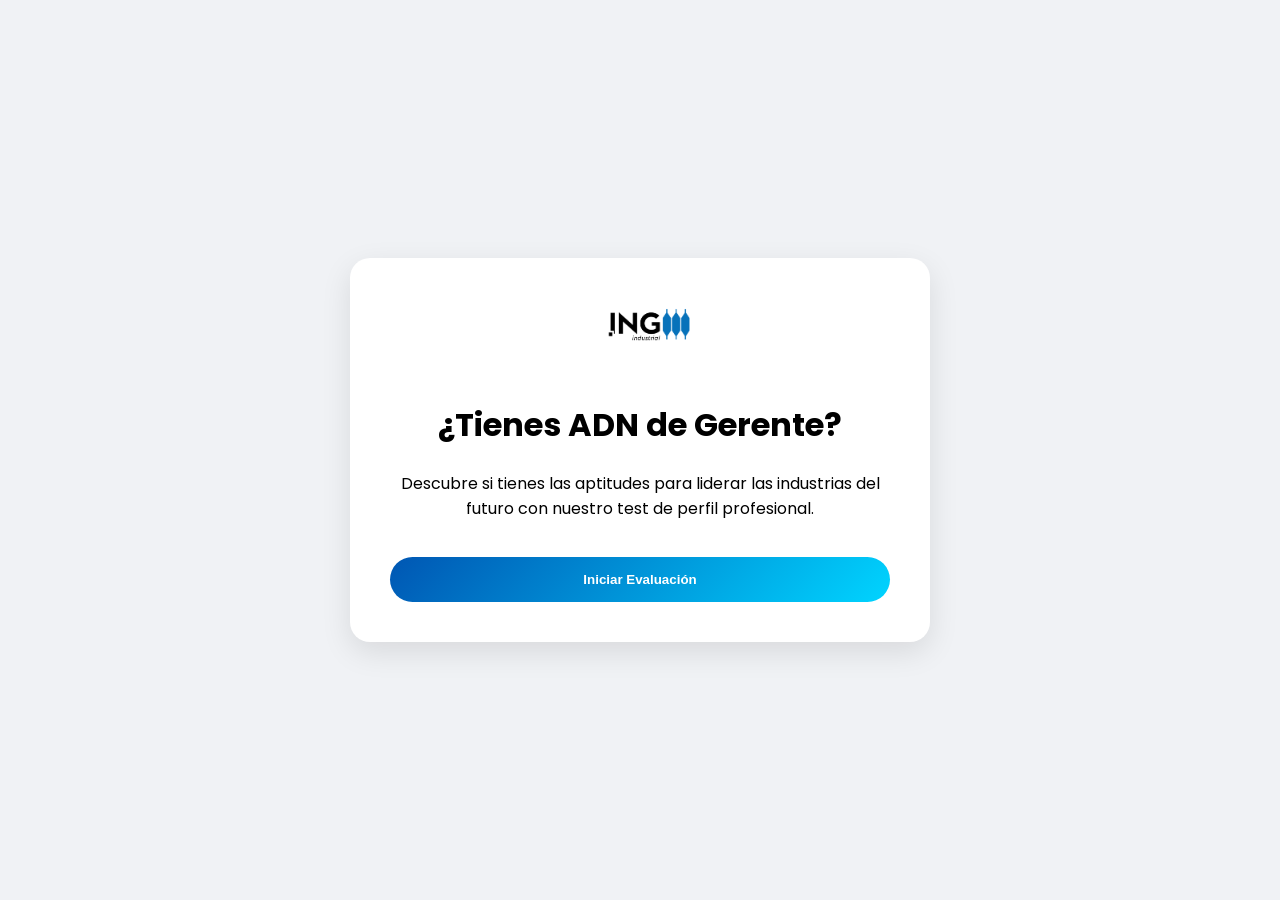
<file: index.html>
<!DOCTYPE html>
<html lang="es">
<head>
    <meta charset="UTF-8">
    <meta name="viewport" content="width=device-width, initial-scale=1.0">
    <title>Test Vocacional: Ingeniería Industrial | UCAB</title>
    <link rel="stylesheet" href="style.css">
    <link href="https://fonts.googleapis.com/css2?family=Poppins:wght@300;400;600&display=swap" rel="stylesheet">
</head>
<body>
    <div class="glass-card">
        <div class="logo-container">
            <img src="LOGO_ING_IND.png" alt="Logo Ingeniería Industrial" class="logo">
        </div>

        <div id="home-screen">
            <h1>¿Tienes ADN de Gerente?</h1>
            <p>Descubre si tienes las aptitudes para liderar las industrias del futuro con nuestro test de perfil profesional.</p>
            <button class="btn-main" onclick="startQuiz()">Iniciar Evaluación</button>
        </div>

        <div id="quiz-screen" class="hidden">
            <div class="progress-bar"><div id="progress" style="width: 0%;"></div></div>
            <p id="question-number">Pregunta 1 de 10</p>
            <h2 id="question-text">Cargando...</h2>
            <div class="options-grid">
                <button class="btn-opt" onclick="handleAnswer(4)">Casi Siempre</button>
                <button class="btn-opt" onclick="handleAnswer(3)">Frecuentemente</button>
                <button class="btn-opt" onclick="handleAnswer(2)">A veces</button>
                <button class="btn-opt" onclick="handleAnswer(1)">Pocas veces</button>
            </div>
        </div>

        <div id="form-screen" class="hidden">
            <h2>¡Excelente desempeño!</h2>
            <p>Estamos procesando tu perfil. Déjanos tus datos para ver qué tipo de Ingeniero Industrial podrías ser.</p>
            <form id="lead-form">
                <div class="input-group">
                    <input type="text" id="nombre" placeholder="Nombre y Apellido del Estudiante" required>
                    <input type="email" id="email" placeholder="Correo Electrónico" required>
                    <input type="text" id="representante" placeholder="Nombre del Representante" required>
                    <input type="tel" id="tel_est" placeholder="WhatsApp Estudiante (ej. 04241234567)" required>
                    <input type="tel" id="tel_pad" placeholder="WhatsApp Padres" required>
                </div>
                <button type="submit" class="btn-main">Ver Mi Resultado</button>
            </form>
        </div>

        <div id="result-screen" class="hidden">
            <div class="badge" style="background: #00d4ff; color: white; padding: 5px 15px; border-radius: 20px; display: inline-block; font-size: 12px; margin-bottom: 10px; font-weight: 600;">Perfil Analizado</div>
            <h2 id="result-title"></h2>
            <p id="result-desc"></p>
            
            <div class="stats-container" style="margin: 20px 0; text-align: left;">
                <div class="stat">
                    <span style="font-size: 13px; font-weight: 600;">Liderazgo y Gestión</span>
                    <div class="bar" style="background: #eee; height: 10px; border-radius: 5px; margin-top: 5px;">
                        <div id="bar-liderazgo" style="background: #0056b3; height: 100%; border-radius: 5px; transition: 1s; width: 0%;"></div>
                    </div>
                </div>
                <div class="stat" style="margin-top: 15px;">
                    <span style="font-size: 13px; font-weight: 600;">Pensamiento Analítico</span>
                    <div class="bar" style="background: #eee; height: 10px; border-radius: 5px; margin-top: 5px;">
                        <div id="bar-analisis" style="background: #0056b3; height: 100%; border-radius: 5px; transition: 1s; width: 0%;"></div>
                    </div>
                </div>
            </div>

            <button class="btn-main" style="background: #25D366; border: none; font-weight: 700;" onclick="contactarWhatsApp()">
                Hablar con un Asesor por WhatsApp
            </button>

            <p style="margin-top: 25px; font-size: 13px; color: #666;">
                ¿Tienes dudas técnicas? Escríbenos: <br>
                <a href="mailto:josmarqu@ucab.edu.ve" style="color: #0056b3; font-weight: 600; text-decoration: none;">
                    josmarqu@ucab.edu.ve
                </a>
            </p>
        </div>
    </div>
    <script src="script.js"></script>
</body>
</html>
</file>
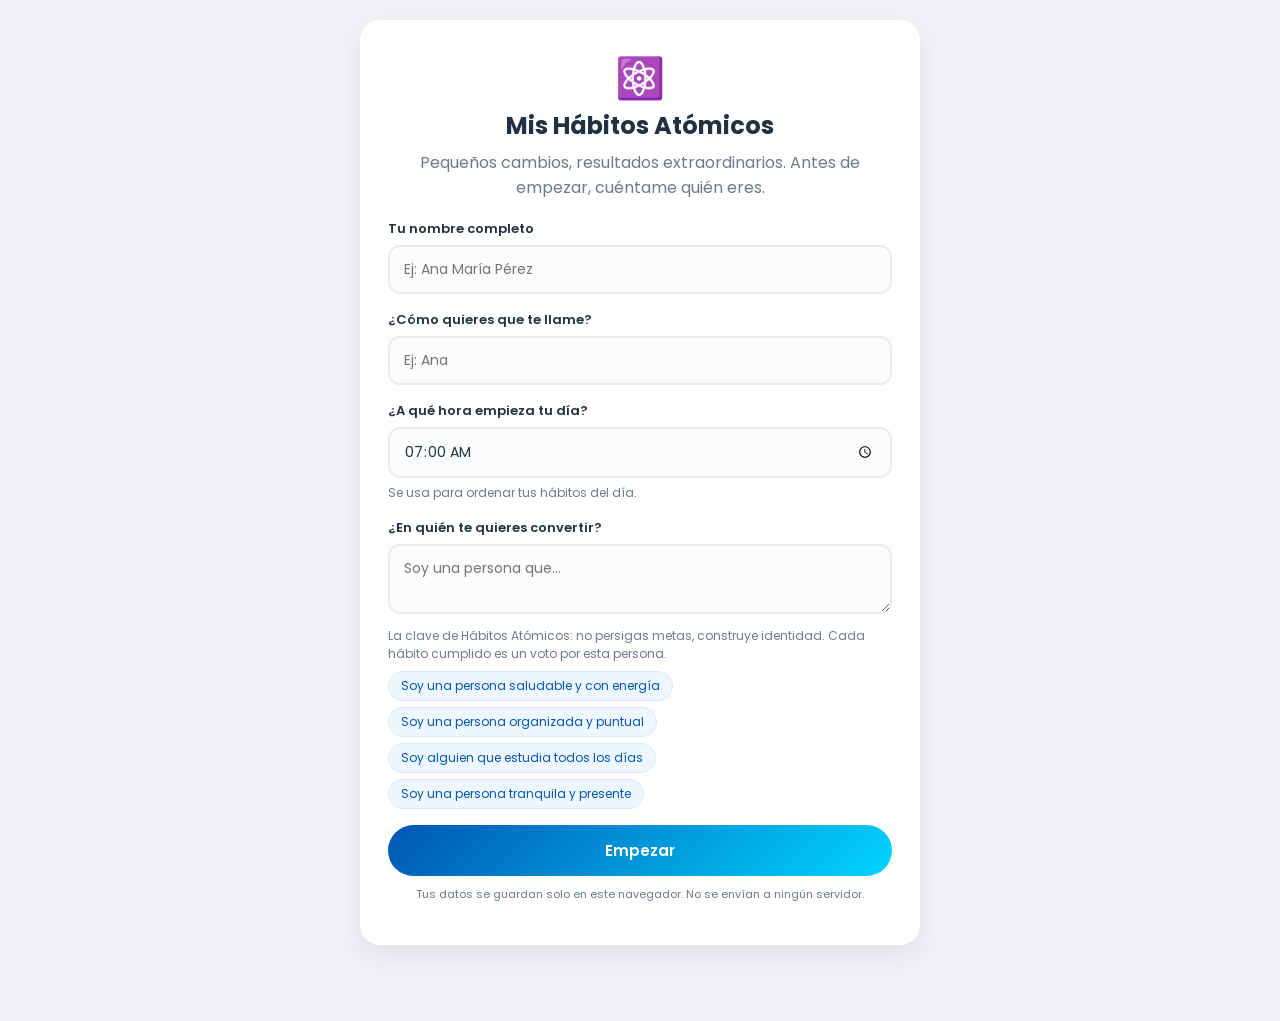
<file: habitos.html>
<!DOCTYPE html>
<html lang="es">
<head>
<meta charset="UTF-8">
<meta name="viewport" content="width=device-width, initial-scale=1.0">
<title>Mis Hábitos Atómicos</title>
<link href="https://fonts.googleapis.com/css2?family=Poppins:wght@300;400;600;700&display=swap" rel="stylesheet">
<style>
:root {
    --primary: #0056b3;
    --accent: #00d4ff;
    --bg: #f0f2f5;
    --success: #25D366;
    --warn: #ff9f43;
    --danger: #e74c3c;
    --texto: #22313f;
    --suave: #6b7a8c;
    --linea: #e9ecef;
}

* { box-sizing: border-box; }

body {
    font-family: 'Poppins', -apple-system, Segoe UI, sans-serif;
    background: var(--bg);
    color: var(--texto);
    margin: 0;
    padding: 20px 12px 60px;
    display: flex;
    justify-content: center;
}

.app-shell { width: 100%; max-width: 560px; }

.card {
    background: white;
    padding: 28px;
    border-radius: 20px;
    box-shadow: 0 10px 30px rgba(0,0,0,0.08);
    margin-bottom: 16px;
}

.hidden { display: none !important; }

h1 { font-size: 24px; margin: 0 0 8px; }
h2 { font-size: 19px; margin: 0 0 6px; }
h3 { font-size: 15px; margin: 0 0 10px; }
p { line-height: 1.55; color: var(--suave); margin: 0 0 14px; }
.mini { font-size: 12px; color: var(--suave); }

/* ---------- Botones ---------- */
.btn-main {
    background: linear-gradient(135deg, var(--primary), var(--accent));
    color: white;
    border: none;
    padding: 14px 26px;
    border-radius: 50px;
    font-family: inherit;
    font-weight: 600;
    font-size: 15px;
    cursor: pointer;
    transition: 0.25s;
    width: 100%;
}
.btn-main:hover { transform: translateY(-2px); box-shadow: 0 5px 15px rgba(0,86,179,0.3); }

.btn-sec {
    background: #f8f9fa;
    border: 2px solid var(--linea);
    color: var(--texto);
    padding: 10px 18px;
    border-radius: 50px;
    font-family: inherit;
    font-weight: 600;
    font-size: 13px;
    cursor: pointer;
    transition: 0.2s;
}
.btn-sec:hover { border-color: var(--accent); color: var(--primary); }
.btn-sec.peligro:hover { border-color: var(--danger); color: var(--danger); }

/* ---------- Formularios ---------- */
label { display: block; font-size: 13px; font-weight: 600; margin: 0 0 6px; }
input[type=text], input[type=time], input[type=date], textarea, select {
    width: 100%;
    padding: 12px 14px;
    border: 2px solid var(--linea);
    border-radius: 12px;
    font-family: inherit;
    font-size: 14px;
    color: var(--texto);
    background: #fbfcfd;
    transition: 0.2s;
}
input:focus, textarea:focus, select:focus { outline: none; border-color: var(--accent); background: white; }
textarea { resize: vertical; min-height: 70px; }
.campo { margin-bottom: 16px; }
.fila { display: flex; gap: 10px; }
.fila > * { flex: 1; }

/* ---------- Onboarding ---------- */
.marca { text-align: center; margin-bottom: 18px; }
.marca .icono { font-size: 40px; }
.sugerencias { display: flex; flex-wrap: wrap; gap: 6px; margin-top: 8px; }
.chip-sug {
    background: #eef6ff;
    color: var(--primary);
    border: 1px solid #d6e9ff;
    border-radius: 20px;
    padding: 5px 12px;
    font-size: 12px;
    cursor: pointer;
    font-family: inherit;
}
.chip-sug:hover { background: var(--primary); color: white; }

/* ---------- Barra superior y pestañas ---------- */
.topbar {
    background: linear-gradient(135deg, var(--primary), var(--accent));
    color: white;
    border-radius: 20px;
    padding: 22px 24px;
    margin-bottom: 14px;
    box-shadow: 0 10px 25px rgba(0,86,179,0.25);
}
.topbar h2 { color: white; margin-bottom: 4px; }
.topbar .identidad { font-size: 13px; opacity: 0.92; line-height: 1.5; }
.topbar .fecha { font-size: 12px; opacity: 0.85; margin-bottom: 10px; }

.tabs {
    display: flex;
    background: white;
    border-radius: 50px;
    padding: 5px;
    margin-bottom: 16px;
    box-shadow: 0 6px 18px rgba(0,0,0,0.06);
}
.tab-btn {
    flex: 1;
    border: none;
    background: transparent;
    font-family: inherit;
    font-size: 13px;
    font-weight: 600;
    color: var(--suave);
    padding: 10px 4px;
    border-radius: 50px;
    cursor: pointer;
    transition: 0.2s;
}
.tab-btn.activa { background: linear-gradient(135deg, var(--primary), var(--accent)); color: white; }

/* ---------- Hábitos de hoy ---------- */
.habito-hoy {
    display: flex;
    align-items: flex-start;
    gap: 14px;
    padding: 16px;
    border: 2px solid var(--linea);
    border-radius: 16px;
    margin-bottom: 12px;
    transition: 0.2s;
    border-left-width: 6px;
}
.habito-hoy.completado { background: #f4fff8; border-color: #cdeed9; border-left-color: var(--success) !important; }
.habito-hoy .info { flex: 1; min-width: 0; }
.habito-hoy .nombre { font-weight: 600; font-size: 15px; }
.habito-hoy.completado .nombre { text-decoration: line-through; color: var(--suave); }
.habito-hoy .detalle { font-size: 12px; color: var(--suave); margin-top: 4px; line-height: 1.5; }
.check {
    width: 34px; height: 34px;
    min-width: 34px;
    border-radius: 50%;
    border: 2px solid var(--linea);
    background: white;
    cursor: pointer;
    font-size: 16px;
    color: transparent;
    transition: 0.2s;
    display: flex; align-items: center; justify-content: center;
}
.check:hover { border-color: var(--success); }
.check.on { background: var(--success); border-color: var(--success); color: white; }

.racha {
    display: inline-block;
    background: #fff5e8;
    color: #d1780f;
    border-radius: 20px;
    padding: 3px 10px;
    font-size: 11px;
    font-weight: 600;
    margin-top: 8px;
}
.tag-2min {
    display: inline-block;
    background: #eef6ff;
    color: var(--primary);
    border-radius: 20px;
    padding: 3px 10px;
    font-size: 11px;
    font-weight: 600;
    margin-top: 8px;
    margin-right: 6px;
}

/* ---------- Avisos ---------- */
.aviso {
    border-radius: 14px;
    padding: 14px 16px;
    font-size: 13px;
    line-height: 1.5;
    margin-bottom: 14px;
}
.aviso.alerta { background: #fff6e9; border: 1px solid #ffe0b8; color: #8a5316; }
.aviso.info { background: #eef6ff; border: 1px solid #d6e9ff; color: #0b4a86; }
.aviso.ok { background: #f0fff5; border: 1px solid #cdeed9; color: #14713d; }

/* ---------- Progreso del día ---------- */
.progreso-dia { margin-bottom: 18px; }
.barra { background: var(--linea); height: 10px; border-radius: 5px; overflow: hidden; }
.barra > div { background: linear-gradient(90deg, var(--primary), var(--accent)); height: 100%; width: 0%; transition: 0.6s; }

/* ---------- Tarjetas de estadística ---------- */
.stats { display: grid; grid-template-columns: repeat(2, 1fr); gap: 10px; margin-bottom: 16px; }
.stat-box { background: #f8fafc; border: 1px solid var(--linea); border-radius: 14px; padding: 14px; text-align: center; }
.stat-box .valor { font-size: 22px; font-weight: 700; color: var(--primary); }
.stat-box .etiqueta { font-size: 11px; color: var(--suave); margin-top: 2px; }

/* ---------- Lista de hábitos ---------- */
.habito-item {
    border: 2px solid var(--linea);
    border-left-width: 6px;
    border-radius: 14px;
    padding: 14px 16px;
    margin-bottom: 10px;
}
.habito-item .cabecera { display: flex; justify-content: space-between; align-items: center; gap: 8px; }
.habito-item .acciones { display: flex; gap: 6px; }
.icon-btn {
    border: none; background: #f4f6f8; border-radius: 8px;
    width: 30px; height: 30px; cursor: pointer; font-size: 13px;
}
.icon-btn:hover { background: #e6eaee; }
.leyes { font-size: 12px; color: var(--suave); margin-top: 8px; line-height: 1.6; }
.leyes b { color: var(--texto); font-weight: 600; }

/* ---------- Selector de días y colores ---------- */
.dias { display: flex; gap: 6px; }
.dia-btn {
    flex: 1;
    border: 2px solid var(--linea);
    background: white;
    border-radius: 10px;
    padding: 9px 0;
    font-family: inherit;
    font-size: 12px;
    font-weight: 600;
    color: var(--suave);
    cursor: pointer;
    transition: 0.15s;
}
.dia-btn.on { background: var(--primary); border-color: var(--primary); color: white; }
.colores { display: flex; gap: 8px; }
.color-btn { width: 30px; height: 30px; border-radius: 50%; border: 3px solid transparent; cursor: pointer; }
.color-btn.on { border-color: var(--texto); }

/* ---------- Calendario ---------- */
.cal-cabecera { display: flex; justify-content: space-between; align-items: center; margin-bottom: 12px; }
.cal-grid { display: grid; grid-template-columns: repeat(7, 1fr); gap: 5px; }
.cal-dia-nombre { text-align: center; font-size: 10px; font-weight: 600; color: var(--suave); padding-bottom: 4px; }
.cal-celda {
    aspect-ratio: 1 / 1;
    border-radius: 8px;
    display: flex; align-items: center; justify-content: center;
    font-size: 11px;
    background: #f4f6f8;
    color: var(--suave);
    cursor: default;
}
.cal-celda.vacia { background: transparent; }
.cal-celda.no-toca { background: #fafbfc; color: #c8cfd6; }
.cal-celda.hecho { background: var(--success); color: white; font-weight: 600; cursor: pointer; }
.cal-celda.fallo { background: #ffe9e6; color: #c0392b; cursor: pointer; }
.cal-celda.pendiente { background: #f4f6f8; cursor: pointer; }
.cal-celda.hoy { box-shadow: 0 0 0 2px var(--primary); }
.leyenda { display: flex; flex-wrap: wrap; gap: 12px; margin-top: 12px; font-size: 11px; color: var(--suave); }
.leyenda span { display: flex; align-items: center; gap: 5px; }
.punto { width: 12px; height: 12px; border-radius: 4px; display: inline-block; }

.separador { height: 1px; background: var(--linea); margin: 20px 0; }
.vacio { text-align: center; color: var(--suave); font-size: 14px; padding: 22px 0; }
.pie { text-align: center; font-size: 11px; color: var(--suave); margin-top: 10px; line-height: 1.6; }
</style>
</head>
<body>
<div class="app-shell">

<!-- ======================= 1. BIENVENIDA / DATOS PERSONALES ======================= -->
<section id="pantalla-bienvenida" class="card hidden">
    <div class="marca">
        <div class="icono">⚛️</div>
        <h1>Mis Hábitos Atómicos</h1>
        <p>Pequeños cambios, resultados extraordinarios. Antes de empezar, cuéntame quién eres.</p>
    </div>

    <form id="form-perfil">
        <div class="campo">
            <label for="p-nombre">Tu nombre completo</label>
            <input type="text" id="p-nombre" placeholder="Ej: Ana María Pérez" required>
        </div>

        <div class="campo">
            <label for="p-apodo">¿Cómo quieres que te llame?</label>
            <input type="text" id="p-apodo" placeholder="Ej: Ana" required>
        </div>

        <div class="campo">
            <label for="p-hora">¿A qué hora empieza tu día?</label>
            <input type="time" id="p-hora" value="07:00" required>
            <div class="mini" style="margin-top:6px;">Se usa para ordenar tus hábitos del día.</div>
        </div>

        <div class="campo">
            <label for="p-identidad">¿En quién te quieres convertir?</label>
            <textarea id="p-identidad" placeholder="Soy una persona que..." required></textarea>
            <div class="mini" style="margin-top:6px;">La clave de Hábitos Atómicos: no persigas metas, construye identidad. Cada hábito cumplido es un voto por esta persona.</div>
            <div class="sugerencias" id="sugerencias-identidad"></div>
        </div>

        <button type="submit" class="btn-main">Empezar</button>
    </form>
    <p class="pie">Tus datos se guardan solo en este navegador. No se envían a ningún servidor.</p>
</section>

<!-- ======================= 2. APLICACIÓN ======================= -->
<div id="pantalla-app" class="hidden">

    <header class="topbar">
        <div class="fecha" id="fecha-hoy"></div>
        <h2 id="saludo"></h2>
        <div class="identidad" id="identidad-top"></div>
    </header>

    <nav class="tabs">
        <button class="tab-btn activa" data-tab="hoy">Hoy</button>
        <button class="tab-btn" data-tab="habitos">Hábitos</button>
        <button class="tab-btn" data-tab="progreso">Progreso</button>
        <button class="tab-btn" data-tab="ajustes">Ajustes</button>
    </nav>

    <!-- ---------- HOY ---------- -->
    <section id="tab-hoy" class="tab-panel card">
        <h2>Tu día de hoy</h2>
        <div class="progreso-dia">
            <div class="mini" id="texto-progreso" style="margin-bottom:6px;"></div>
            <div class="barra"><div id="barra-hoy"></div></div>
        </div>
        <div id="avisos-hoy"></div>
        <div id="lista-hoy"></div>
    </section>

    <!-- ---------- HÁBITOS ---------- -->
    <section id="tab-habitos" class="tab-panel hidden">
        <div class="card">
            <div class="cabecera" style="display:flex;justify-content:space-between;align-items:center;">
                <h2 style="margin:0;">Mis hábitos</h2>
                <button class="btn-sec" id="btn-nuevo">+ Nuevo</button>
            </div>
            <div id="lista-habitos" style="margin-top:16px;"></div>
        </div>

        <!-- Formulario de hábito (las 4 leyes) -->
        <section id="form-habito-card" class="card hidden">
            <h2 id="titulo-form-habito">Nuevo hábito</h2>
            <p>Diseña el hábito con las 4 leyes del cambio de conducta.</p>

            <form id="form-habito">
                <input type="hidden" id="h-id">

                <div class="campo">
                    <label for="h-nombre">¿Qué hábito quieres construir?</label>
                    <input type="text" id="h-nombre" placeholder="Ej: Leer 10 páginas" required>
                </div>

                <div class="campo">
                    <label for="h-identidad">Este hábito me convierte en...</label>
                    <input type="text" id="h-identidad" placeholder="Ej: una persona que lee todos los días">
                </div>

                <div class="separador"></div>

                <h3>1️⃣ Hazlo obvio</h3>
                <div class="campo fila">
                    <div>
                        <label for="h-hora">¿A qué hora?</label>
                        <input type="time" id="h-hora" value="08:00">
                    </div>
                    <div>
                        <label for="h-lugar">¿Dónde?</label>
                        <input type="text" id="h-lugar" placeholder="Ej: en la sala">
                    </div>
                </div>
                <div class="campo">
                    <label for="h-despues">Apilamiento: lo haré justo después de...</label>
                    <input type="text" id="h-despues" placeholder="Ej: desayunar">
                </div>

                <h3>2️⃣ Hazlo atractivo</h3>
                <div class="campo">
                    <label for="h-atractivo">¿Qué lo hace apetecible o por qué me importa?</label>
                    <input type="text" id="h-atractivo" placeholder="Ej: lo acompaño con mi café favorito">
                </div>

                <h3>3️⃣ Hazlo fácil</h3>
                <div class="campo">
                    <label for="h-dosmin">Versión de 2 minutos (por si el día se complica)</label>
                    <input type="text" id="h-dosmin" placeholder="Ej: leer solo 1 página">
                </div>

                <h3>4️⃣ Hazlo satisfactorio</h3>
                <div class="campo">
                    <label for="h-recompensa">Mi recompensa inmediata al cumplirlo</label>
                    <input type="text" id="h-recompensa" placeholder="Ej: marcar la ✓ y anotar el avance">
                </div>

                <div class="separador"></div>

                <div class="campo">
                    <label>¿Qué días lo haré?</label>
                    <div class="dias" id="selector-dias"></div>
                </div>

                <div class="campo">
                    <label>Color</label>
                    <div class="colores" id="selector-colores"></div>
                </div>

                <button type="submit" class="btn-main">Guardar hábito</button>
                <button type="button" class="btn-sec" id="btn-cancelar-habito" style="width:100%;margin-top:10px;">Cancelar</button>
            </form>
        </section>
    </section>

    <!-- ---------- PROGRESO ---------- -->
    <section id="tab-progreso" class="tab-panel hidden">
        <div class="card">
            <h2>Progreso general</h2>
            <div class="stats" id="stats-globales"></div>
            <div class="aviso info" id="mensaje-identidad"></div>
        </div>

        <div class="card" id="card-calendario">
            <h2>Calendario por hábito</h2>
            <div class="campo">
                <select id="select-habito"></select>
            </div>
            <div class="stats" id="stats-habito"></div>
            <div class="cal-cabecera">
                <button class="btn-sec" id="mes-antes">‹</button>
                <b id="titulo-mes" style="font-size:14px;text-transform:capitalize;"></b>
                <button class="btn-sec" id="mes-despues">›</button>
            </div>
            <div class="cal-grid" id="calendario"></div>
            <div class="leyenda">
                <span><i class="punto" style="background:#25D366"></i> Cumplido</span>
                <span><i class="punto" style="background:#ffe9e6"></i> Fallado</span>
                <span><i class="punto" style="background:#f4f6f8"></i> Pendiente</span>
                <span><i class="punto" style="background:#fafbfc"></i> No tocaba</span>
            </div>
            <p class="mini" style="margin-top:12px;">Puedes tocar un día pasado para corregir el registro.</p>
        </div>
    </section>

    <!-- ---------- AJUSTES ---------- -->
    <section id="tab-ajustes" class="tab-panel hidden">
        <div class="card">
            <h2>Mis datos</h2>
            <form id="form-ajustes">
                <div class="campo">
                    <label for="a-nombre">Nombre completo</label>
                    <input type="text" id="a-nombre" required>
                </div>
                <div class="campo">
                    <label for="a-apodo">Cómo quiero que me llamen</label>
                    <input type="text" id="a-apodo" required>
                </div>
                <div class="campo">
                    <label for="a-hora">Hora de inicio del día</label>
                    <input type="time" id="a-hora" required>
                </div>
                <div class="campo">
                    <label for="a-identidad">Mi identidad</label>
                    <textarea id="a-identidad" required></textarea>
                </div>
                <button type="submit" class="btn-main">Guardar cambios</button>
            </form>
        </div>

        <div class="card">
            <h2>Copia de seguridad</h2>
            <p>Todo se guarda en este navegador. Para pasar tus datos a otro dispositivo, copia el texto y pégalo allá.</p>
            <button class="btn-sec" id="btn-exportar" style="width:100%;">Generar copia</button>
            <div class="campo" style="margin-top:12px;">
                <textarea id="caja-respaldo" placeholder="Aquí aparecerá tu copia. También puedes pegar aquí una copia anterior para restaurarla." style="min-height:110px;font-size:11px;"></textarea>
            </div>
            <div class="fila">
                <button class="btn-sec" id="btn-copiar">Copiar</button>
                <button class="btn-sec" id="btn-importar">Restaurar</button>
            </div>
        </div>

        <div class="card">
            <h2>Zona delicada</h2>
            <p>Esto borra tu perfil, tus hábitos y todo tu historial de este navegador. No se puede deshacer.</p>
            <button class="btn-sec peligro" id="btn-borrar-todo" style="width:100%;">Borrar todos mis datos</button>
        </div>
    </section>

    <p class="pie">Inspirada en <b>Hábitos Atómicos</b> de James Clear · Tus datos nunca salen de este dispositivo</p>
</div>

</div>

<script>
/* =========================================================
   DATOS Y ALMACENAMIENTO
   ========================================================= */
const CLAVE = 'habitosAtomicos_v1';

const COLORES = ['#0056b3', '#00d4ff', '#25D366', '#ff9f43', '#9b59b6', '#e74c3c'];
const NOMBRES_DIAS = ['D', 'L', 'M', 'M', 'J', 'V', 'S'];
const DIAS_LARGO = ['domingo', 'lunes', 'martes', 'miércoles', 'jueves', 'viernes', 'sábado'];
const MESES = ['enero','febrero','marzo','abril','mayo','junio','julio','agosto','septiembre','octubre','noviembre','diciembre'];

const IDENTIDADES_SUGERIDAS = [
    'Soy una persona saludable y con energía',
    'Soy una persona organizada y puntual',
    'Soy alguien que estudia todos los días',
    'Soy una persona tranquila y presente'
];

let datos = { perfil: null, habitos: [], registros: {} };
let diasSeleccionados = [1, 2, 3, 4, 5];
let colorSeleccionado = COLORES[0];
let mesVisible = new Date();

function cargar() {
    try {
        const crudo = localStorage.getItem(CLAVE);
        if (crudo) {
            const guardado = JSON.parse(crudo);
            datos.perfil = guardado.perfil || null;
            datos.habitos = guardado.habitos || [];
            datos.registros = guardado.registros || {};
        }
    } catch (e) {
        console.warn('No se pudo leer el almacenamiento local:', e);
    }
}

function guardar() {
    try {
        localStorage.setItem(CLAVE, JSON.stringify(datos));
    } catch (e) {
        alert('No se pudieron guardar los datos en este navegador. Si estás en modo incógnito, prueba en una ventana normal.');
    }
}

/* =========================================================
   UTILIDADES DE FECHA (siempre en hora local)
   ========================================================= */
function aISO(fecha) {
    const y = fecha.getFullYear();
    const m = String(fecha.getMonth() + 1).padStart(2, '0');
    const d = String(fecha.getDate()).padStart(2, '0');
    return `${y}-${m}-${d}`;
}

function hoyISO() { return aISO(new Date()); }

function desdeISO(iso) {
    const [y, m, d] = iso.split('-').map(Number);
    return new Date(y, m - 1, d);
}

function sumarDias(fecha, n) {
    const copia = new Date(fecha.getFullYear(), fecha.getMonth(), fecha.getDate());
    copia.setDate(copia.getDate() + n);
    return copia;
}

function fechaBonita(fecha) {
    const dia = DIAS_LARGO[fecha.getDay()];
    return `${dia.charAt(0).toUpperCase()}${dia.slice(1)}, ${fecha.getDate()} de ${MESES[fecha.getMonth()]}`;
}

/* =========================================================
   LÓGICA DE HÁBITOS
   ========================================================= */
function tocaHoy(habito, fecha) {
    return habito.dias.includes(fecha.getDay());
}

function estaHecho(habitoId, iso) {
    return !!(datos.registros[habitoId] && datos.registros[habitoId][iso]);
}

function marcar(habitoId, iso, valor) {
    if (!datos.registros[habitoId]) datos.registros[habitoId] = {};
    if (valor) datos.registros[habitoId][iso] = true;
    else delete datos.registros[habitoId][iso];
    guardar();
}

function habitosActivos() {
    return datos.habitos.filter(h => !h.archivado);
}

// Hábitos programados para hoy, ordenados por hora
function habitosDeHoy() {
    const hoy = new Date();
    return habitosActivos()
        .filter(h => tocaHoy(h, hoy))
        .sort((a, b) => (a.hora || '99:99').localeCompare(b.hora || '99:99'));
}

// Racha actual: días programados consecutivos cumplidos, hacia atrás.
// Si hoy todavía está pendiente no rompe la racha, se cuenta desde ayer.
function rachaActual(habito) {
    let cursor = new Date();
    if (tocaHoy(habito, cursor) && !estaHecho(habito.id, aISO(cursor))) {
        cursor = sumarDias(cursor, -1);
    }
    const inicio = desdeISO(habito.creado);
    let racha = 0;
    let guardaVueltas = 0;
    while (cursor >= inicio && guardaVueltas < 3650) {
        guardaVueltas++;
        if (tocaHoy(habito, cursor)) {
            if (estaHecho(habito.id, aISO(cursor))) racha++;
            else break;
        }
        cursor = sumarDias(cursor, -1);
    }
    return racha;
}

// Mejor racha histórica desde que se creó el hábito
function mejorRacha(habito) {
    let cursor = desdeISO(habito.creado);
    const hoy = new Date();
    let actual = 0, mejor = 0, guardaVueltas = 0;
    while (cursor <= hoy && guardaVueltas < 3650) {
        guardaVueltas++;
        if (tocaHoy(habito, cursor)) {
            if (estaHecho(habito.id, aISO(cursor))) {
                actual++;
                if (actual > mejor) mejor = actual;
            } else {
                actual = 0;
            }
        }
        cursor = sumarDias(cursor, 1);
    }
    return mejor;
}

// Cumplimiento de los últimos N días (solo cuenta los días programados)
function cumplimiento(habito, dias) {
    const hoy = new Date();
    const inicio = desdeISO(habito.creado);
    let tocaban = 0, hechos = 0;
    for (let i = 1; i <= dias; i++) {
        const f = sumarDias(hoy, -i);
        if (f < inicio) break;
        if (!tocaHoy(habito, f)) continue;
        tocaban++;
        if (estaHecho(habito.id, aISO(f))) hechos++;
    }
    if (tocaban === 0) return null;
    return Math.round((hechos / tocaban) * 100);
}

// ¿Falló el último día programado antes de hoy? (regla: nunca falles dos veces)
function falloElUltimoDia(habito) {
    const inicio = desdeISO(habito.creado);
    let cursor = sumarDias(new Date(), -1);
    let guardaVueltas = 0;
    while (cursor >= inicio && guardaVueltas < 60) {
        guardaVueltas++;
        if (tocaHoy(habito, cursor)) return !estaHecho(habito.id, aISO(cursor));
        cursor = sumarDias(cursor, -1);
    }
    return false;
}

function totalVotos() {
    let total = 0;
    for (const id in datos.registros) {
        total += Object.keys(datos.registros[id]).length;
    }
    return total;
}

/* =========================================================
   PANTALLA: BIENVENIDA
   ========================================================= */
function pintarSugerenciasIdentidad() {
    const cont = document.getElementById('sugerencias-identidad');
    cont.innerHTML = '';
    IDENTIDADES_SUGERIDAS.forEach(texto => {
        const b = document.createElement('button');
        b.type = 'button';
        b.className = 'chip-sug';
        b.textContent = texto;
        b.onclick = () => { document.getElementById('p-identidad').value = texto; };
        cont.appendChild(b);
    });
}

document.getElementById('form-perfil').addEventListener('submit', function (e) {
    e.preventDefault();
    datos.perfil = {
        nombre: document.getElementById('p-nombre').value.trim(),
        apodo: document.getElementById('p-apodo').value.trim(),
        horaInicio: document.getElementById('p-hora').value,
        identidad: document.getElementById('p-identidad').value.trim(),
        creado: hoyISO()
    };
    guardar();
    iniciarApp();
});

/* =========================================================
   NAVEGACIÓN POR PESTAÑAS
   ========================================================= */
document.querySelectorAll('.tab-btn').forEach(btn => {
    btn.addEventListener('click', () => abrirTab(btn.dataset.tab));
});

function abrirTab(nombre) {
    document.querySelectorAll('.tab-btn').forEach(b => b.classList.toggle('activa', b.dataset.tab === nombre));
    document.querySelectorAll('.tab-panel').forEach(p => p.classList.toggle('hidden', p.id !== 'tab-' + nombre));
    if (nombre === 'hoy') pintarHoy();
    if (nombre === 'habitos') { pintarListaHabitos(); ocultarFormHabito(); }
    if (nombre === 'progreso') pintarProgreso();
    if (nombre === 'ajustes') llenarAjustes();
    window.scrollTo({ top: 0, behavior: 'smooth' });
}

/* =========================================================
   PESTAÑA: HOY
   ========================================================= */
function pintarCabecera() {
    const hoy = new Date();
    const hora = hoy.getHours();
    const saludo = hora < 12 ? 'Buenos días' : (hora < 19 ? 'Buenas tardes' : 'Buenas noches');
    document.getElementById('fecha-hoy').textContent = fechaBonita(hoy);
    document.getElementById('saludo').textContent = `${saludo}, ${datos.perfil.apodo}`;
    document.getElementById('identidad-top').textContent = `“${datos.perfil.identidad}”`;
}

function pintarHoy() {
    pintarCabecera();
    const lista = document.getElementById('lista-hoy');
    const avisos = document.getElementById('avisos-hoy');
    const hoy = hoyISO();
    const deHoy = habitosDeHoy();
    lista.innerHTML = '';
    avisos.innerHTML = '';

    // Progreso del día
    const hechos = deHoy.filter(h => estaHecho(h.id, hoy)).length;
    const pct = deHoy.length ? Math.round((hechos / deHoy.length) * 100) : 0;
    document.getElementById('barra-hoy').style.width = pct + '%';
    document.getElementById('texto-progreso').textContent =
        deHoy.length ? `${hechos} de ${deHoy.length} hábitos · ${pct}%` : 'Sin hábitos programados para hoy';

    if (datos.habitos.length === 0) {
        lista.innerHTML = '<div class="vacio">Todavía no tienes hábitos.<br>Ve a <b>Hábitos → + Nuevo</b> para crear el primero.</div>';
        return;
    }

    // Aviso: regla de "nunca falles dos veces seguidas"
    const enRiesgo = deHoy.filter(h => !estaHecho(h.id, hoy) && falloElUltimoDia(h));
    if (enRiesgo.length) {
        avisos.innerHTML += `<div class="aviso alerta"><b>Nunca falles dos veces seguidas.</b><br>
            Ayer se te escapó: ${enRiesgo.map(h => h.nombre).join(', ')}. Fallar una vez es un accidente; fallar dos veces empieza un nuevo hábito. Hoy basta con la versión de 2 minutos.</div>`;
    }

    if (deHoy.length && hechos === deHoy.length) {
        avisos.innerHTML += `<div class="aviso ok"><b>¡Día completo!</b> Sumaste ${deHoy.length} voto${deHoy.length > 1 ? 's' : ''} a la persona que quieres ser.</div>`;
    }

    if (!deHoy.length) {
        lista.innerHTML = '<div class="vacio">Hoy no toca ningún hábito. Descansar también es parte del sistema.</div>';
        return;
    }

    deHoy.forEach(h => {
        const hecho = estaHecho(h.id, hoy);
        const racha = rachaActual(h);
        const item = document.createElement('div');
        item.className = 'habito-hoy' + (hecho ? ' completado' : '');
        item.style.borderLeftColor = h.color;

        const detalles = [];
        if (h.hora) detalles.push('🕗 ' + h.hora);
        if (h.lugar) detalles.push('📍 ' + h.lugar);
        if (h.despues) detalles.push('➡️ después de ' + h.despues);

        const btn = document.createElement('button');
        btn.className = 'check' + (hecho ? ' on' : '');
        btn.textContent = '✓';
        btn.title = hecho ? 'Desmarcar' : 'Marcar como cumplido';
        btn.onclick = () => { marcar(h.id, hoy, !hecho); pintarHoy(); };

        const info = document.createElement('div');
        info.className = 'info';
        info.innerHTML = `
            <div class="nombre">${escapar(h.nombre)}</div>
            ${detalles.length ? `<div class="detalle">${escapar(detalles.join(' · '))}</div>` : ''}
            ${h.atractivo ? `<div class="detalle">✨ ${escapar(h.atractivo)}</div>` : ''}
            ${h.dosMin ? `<span class="tag-2min">2 min: ${escapar(h.dosMin)}</span>` : ''}
            ${racha > 0 ? `<span class="racha">🔥 ${racha === 1 ? '1 día' : racha + ' días seguidos'}</span>` : ''}
            ${hecho && h.recompensa ? `<div class="detalle">🎁 Tu recompensa: ${escapar(h.recompensa)}</div>` : ''}
        `;

        item.appendChild(btn);
        item.appendChild(info);
        lista.appendChild(item);
    });
}

function escapar(texto) {
    return String(texto).replace(/[&<>"']/g, c => ({ '&': '&amp;', '<': '&lt;', '>': '&gt;', '"': '&quot;', "'": '&#39;' }[c]));
}

/* =========================================================
   PESTAÑA: HÁBITOS
   ========================================================= */
function pintarListaHabitos() {
    const cont = document.getElementById('lista-habitos');
    cont.innerHTML = '';
    if (!datos.habitos.length) {
        cont.innerHTML = '<div class="vacio">Aún no has creado hábitos.<br>Empieza con uno solo: el que sea tan fácil que no puedas fallar.</div>';
        return;
    }

    datos.habitos.forEach(h => {
        const item = document.createElement('div');
        item.className = 'habito-item';
        item.style.borderLeftColor = h.color;
        item.style.opacity = h.archivado ? '0.55' : '1';

        const dias = h.dias.length === 7 ? 'Todos los días'
            : h.dias.slice().sort().map(d => DIAS_LARGO[d].slice(0, 3)).join(', ');

        item.innerHTML = `
            <div class="cabecera">
                <b>${escapar(h.nombre)}${h.archivado ? ' (pausado)' : ''}</b>
                <div class="acciones">
                    <button class="icon-btn" data-accion="editar" data-id="${h.id}" title="Editar">✏️</button>
                    <button class="icon-btn" data-accion="pausar" data-id="${h.id}" title="${h.archivado ? 'Reactivar' : 'Pausar'}">${h.archivado ? '▶️' : '⏸️'}</button>
                    <button class="icon-btn" data-accion="borrar" data-id="${h.id}" title="Eliminar">🗑️</button>
                </div>
            </div>
            <div class="leyes">
                ${h.identidad ? `<div>🧭 <b>Identidad:</b> ${escapar(h.identidad)}</div>` : ''}
                <div>1️⃣ <b>Obvio:</b> ${escapar(frasePlan(h))}</div>
                ${h.atractivo ? `<div>2️⃣ <b>Atractivo:</b> ${escapar(h.atractivo)}</div>` : ''}
                ${h.dosMin ? `<div>3️⃣ <b>Fácil:</b> ${escapar(h.dosMin)}</div>` : ''}
                ${h.recompensa ? `<div>4️⃣ <b>Satisfactorio:</b> ${escapar(h.recompensa)}</div>` : ''}
                <div>📅 ${escapar(dias)} · 🔥 racha ${rachaActual(h)}</div>
            </div>
        `;
        cont.appendChild(item);
    });

    cont.querySelectorAll('.icon-btn').forEach(b => {
        b.onclick = () => accionHabito(b.dataset.accion, b.dataset.id);
    });
}

// Intención de implementación: "Voy a X a las H en L"
function frasePlan(h) {
    let frase = 'Voy a ' + h.nombre;
    if (h.despues) frase += ' justo después de ' + h.despues;
    if (h.hora) frase += ' a las ' + h.hora;
    if (h.lugar) frase += ' en ' + h.lugar;
    return frase;
}

function accionHabito(accion, id) {
    const h = datos.habitos.find(x => x.id === id);
    if (!h) return;

    if (accion === 'editar') {
        abrirFormHabito(h);
    } else if (accion === 'pausar') {
        h.archivado = !h.archivado;
        guardar();
        pintarListaHabitos();
    } else if (accion === 'borrar') {
        if (confirm(`¿Eliminar "${h.nombre}" y todo su historial? Esta acción no se puede deshacer.`)) {
            datos.habitos = datos.habitos.filter(x => x.id !== id);
            delete datos.registros[id];
            guardar();
            pintarListaHabitos();
        }
    }
}

// ----- Selectores de días y color -----
function pintarSelectorDias() {
    const cont = document.getElementById('selector-dias');
    cont.innerHTML = '';
    // Orden visual: lunes a domingo
    [1, 2, 3, 4, 5, 6, 0].forEach(d => {
        const b = document.createElement('button');
        b.type = 'button';
        b.className = 'dia-btn' + (diasSeleccionados.includes(d) ? ' on' : '');
        b.textContent = NOMBRES_DIAS[d];
        b.onclick = () => {
            if (diasSeleccionados.includes(d)) diasSeleccionados = diasSeleccionados.filter(x => x !== d);
            else diasSeleccionados.push(d);
            pintarSelectorDias();
        };
        cont.appendChild(b);
    });
}

function pintarSelectorColores() {
    const cont = document.getElementById('selector-colores');
    cont.innerHTML = '';
    COLORES.forEach(c => {
        const b = document.createElement('button');
        b.type = 'button';
        b.className = 'color-btn' + (c === colorSeleccionado ? ' on' : '');
        b.style.background = c;
        b.onclick = () => { colorSeleccionado = c; pintarSelectorColores(); };
        cont.appendChild(b);
    });
}

function abrirFormHabito(h) {
    document.getElementById('form-habito-card').classList.remove('hidden');
    document.getElementById('titulo-form-habito').textContent = h ? 'Editar hábito' : 'Nuevo hábito';
    document.getElementById('h-id').value = h ? h.id : '';
    document.getElementById('h-nombre').value = h ? h.nombre : '';
    document.getElementById('h-identidad').value = h ? (h.identidad || '') : (datos.perfil.identidad || '');
    document.getElementById('h-hora').value = h ? (h.hora || '') : datos.perfil.horaInicio;
    document.getElementById('h-lugar').value = h ? (h.lugar || '') : '';
    document.getElementById('h-despues').value = h ? (h.despues || '') : '';
    document.getElementById('h-atractivo').value = h ? (h.atractivo || '') : '';
    document.getElementById('h-dosmin').value = h ? (h.dosMin || '') : '';
    document.getElementById('h-recompensa').value = h ? (h.recompensa || '') : '';
    diasSeleccionados = h ? h.dias.slice() : [1, 2, 3, 4, 5];
    colorSeleccionado = h ? h.color : COLORES[datos.habitos.length % COLORES.length];
    pintarSelectorDias();
    pintarSelectorColores();
    document.getElementById('form-habito-card').scrollIntoView({ behavior: 'smooth' });
}

function ocultarFormHabito() {
    document.getElementById('form-habito-card').classList.add('hidden');
    document.getElementById('form-habito').reset();
}

document.getElementById('btn-nuevo').onclick = () => abrirFormHabito(null);
document.getElementById('btn-cancelar-habito').onclick = ocultarFormHabito;

document.getElementById('form-habito').addEventListener('submit', function (e) {
    e.preventDefault();
    if (!diasSeleccionados.length) {
        alert('Elige al menos un día de la semana para este hábito.');
        return;
    }

    const id = document.getElementById('h-id').value;
    const campos = {
        nombre: document.getElementById('h-nombre').value.trim(),
        identidad: document.getElementById('h-identidad').value.trim(),
        hora: document.getElementById('h-hora').value,
        lugar: document.getElementById('h-lugar').value.trim(),
        despues: document.getElementById('h-despues').value.trim(),
        atractivo: document.getElementById('h-atractivo').value.trim(),
        dosMin: document.getElementById('h-dosmin').value.trim(),
        recompensa: document.getElementById('h-recompensa').value.trim(),
        dias: diasSeleccionados.slice().sort(),
        color: colorSeleccionado
    };

    if (id) {
        const h = datos.habitos.find(x => x.id === id);
        Object.assign(h, campos);
    } else {
        datos.habitos.push(Object.assign({
            id: 'h' + Date.now() + Math.floor(Math.random() * 1000),
            creado: hoyISO(),
            archivado: false
        }, campos));
    }

    guardar();
    ocultarFormHabito();
    pintarListaHabitos();
});

/* =========================================================
   PESTAÑA: PROGRESO
   ========================================================= */
function pintarProgreso() {
    // Estadísticas globales
    const activos = habitosActivos();
    const votos = totalVotos();
    const diasDesde = datos.perfil
        ? Math.floor((new Date() - desdeISO(datos.perfil.creado)) / 86400000) + 1
        : 1;

    const promedios = activos.map(h => cumplimiento(h, 30)).filter(v => v !== null);
    // Sin días previos programados todavía no hay porcentaje que mostrar
    const promedio = promedios.length
        ? Math.round(promedios.reduce((a, b) => a + b, 0) / promedios.length) + '%'
        : '—';
    const mejor = activos.length ? Math.max(...activos.map(h => rachaActual(h))) : 0;

    document.getElementById('stats-globales').innerHTML = `
        <div class="stat-box"><div class="valor">${votos}</div><div class="etiqueta">Votos a tu identidad</div></div>
        <div class="stat-box"><div class="valor">${mejor}</div><div class="etiqueta">Mejor racha activa</div></div>
        <div class="stat-box"><div class="valor">${promedio}</div><div class="etiqueta">Cumplimiento (30 días)</div></div>
        <div class="stat-box"><div class="valor">${diasDesde}</div><div class="etiqueta">Días con la app</div></div>
    `;

    document.getElementById('mensaje-identidad').innerHTML =
        `Llevas <b>${votos}</b> voto${votos === 1 ? '' : 's'} a favor de: “${escapar(datos.perfil.identidad)}”.
         Cada repetición es evidencia de la persona en la que te estás convirtiendo.`;

    // Selector de hábito
    const sel = document.getElementById('select-habito');
    const card = document.getElementById('card-calendario');
    if (!datos.habitos.length) {
        card.classList.add('hidden');
        return;
    }
    card.classList.remove('hidden');

    const previo = sel.value;
    sel.innerHTML = datos.habitos.map(h => `<option value="${h.id}">${escapar(h.nombre)}</option>`).join('');
    if (previo && datos.habitos.some(h => h.id === previo)) sel.value = previo;

    pintarCalendario();
}

document.getElementById('select-habito').addEventListener('change', pintarCalendario);
document.getElementById('mes-antes').onclick = () => {
    mesVisible = new Date(mesVisible.getFullYear(), mesVisible.getMonth() - 1, 1);
    pintarCalendario();
};
document.getElementById('mes-despues').onclick = () => {
    mesVisible = new Date(mesVisible.getFullYear(), mesVisible.getMonth() + 1, 1);
    pintarCalendario();
};

function pintarCalendario() {
    const h = datos.habitos.find(x => x.id === document.getElementById('select-habito').value);
    if (!h) return;

    // Estadísticas del hábito
    const pct30 = cumplimiento(h, 30);
    document.getElementById('stats-habito').innerHTML = `
        <div class="stat-box"><div class="valor">${rachaActual(h)}</div><div class="etiqueta">Racha actual</div></div>
        <div class="stat-box"><div class="valor">${mejorRacha(h)}</div><div class="etiqueta">Mejor racha</div></div>
        <div class="stat-box"><div class="valor">${pct30 === null ? '—' : pct30 + '%'}</div><div class="etiqueta">Últimos 30 días</div></div>
        <div class="stat-box"><div class="valor">${Object.keys(datos.registros[h.id] || {}).length}</div><div class="etiqueta">Veces cumplido</div></div>
    `;

    const anio = mesVisible.getFullYear();
    const mes = mesVisible.getMonth();
    document.getElementById('titulo-mes').textContent = `${MESES[mes]} ${anio}`;

    const grid = document.getElementById('calendario');
    grid.innerHTML = '';

    // Encabezado lunes → domingo
    ['L', 'M', 'M', 'J', 'V', 'S', 'D'].forEach(d => {
        const c = document.createElement('div');
        c.className = 'cal-dia-nombre';
        c.textContent = d;
        grid.appendChild(c);
    });

    const primero = new Date(anio, mes, 1);
    const desplazamiento = (primero.getDay() + 6) % 7; // lunes = 0
    for (let i = 0; i < desplazamiento; i++) {
        const c = document.createElement('div');
        c.className = 'cal-celda vacia';
        grid.appendChild(c);
    }

    const totalDias = new Date(anio, mes + 1, 0).getDate();
    const hoy = hoyISO();
    const inicio = desdeISO(h.creado);

    for (let d = 1; d <= totalDias; d++) {
        const fecha = new Date(anio, mes, d);
        const iso = aISO(fecha);
        const celda = document.createElement('div');
        celda.className = 'cal-celda';
        celda.textContent = d;
        celda.title = fechaBonita(fecha);

        if (!tocaHoy(h, fecha) || fecha < inicio) {
            celda.classList.add('no-toca');
        } else if (estaHecho(h.id, iso)) {
            celda.classList.add('hecho');
        } else if (iso < hoy) {
            celda.classList.add('fallo');
        } else {
            celda.classList.add('pendiente');
        }
        if (iso === hoy) celda.classList.add('hoy');

        // Se permite corregir días pasados y el de hoy (no el futuro)
        if (iso <= hoy && tocaHoy(h, fecha) && fecha >= inicio) {
            celda.onclick = () => {
                marcar(h.id, iso, !estaHecho(h.id, iso));
                pintarCalendario();
            };
        }
        grid.appendChild(celda);
    }
}

/* =========================================================
   PESTAÑA: AJUSTES
   ========================================================= */
function llenarAjustes() {
    document.getElementById('a-nombre').value = datos.perfil.nombre;
    document.getElementById('a-apodo').value = datos.perfil.apodo;
    document.getElementById('a-hora').value = datos.perfil.horaInicio;
    document.getElementById('a-identidad').value = datos.perfil.identidad;
}

document.getElementById('form-ajustes').addEventListener('submit', function (e) {
    e.preventDefault();
    datos.perfil.nombre = document.getElementById('a-nombre').value.trim();
    datos.perfil.apodo = document.getElementById('a-apodo').value.trim();
    datos.perfil.horaInicio = document.getElementById('a-hora').value;
    datos.perfil.identidad = document.getElementById('a-identidad').value.trim();
    guardar();
    pintarCabecera();
    alert('Datos actualizados.');
});

document.getElementById('btn-exportar').onclick = () => {
    document.getElementById('caja-respaldo').value = JSON.stringify(datos);
};

document.getElementById('btn-copiar').onclick = () => {
    const caja = document.getElementById('caja-respaldo');
    if (!caja.value) document.getElementById('btn-exportar').click();
    caja.select();
    try {
        document.execCommand('copy');
        alert('Copia guardada en el portapapeles.');
    } catch (e) {
        alert('Selecciona el texto y cópialo manualmente.');
    }
};

document.getElementById('btn-importar').onclick = () => {
    const texto = document.getElementById('caja-respaldo').value.trim();
    if (!texto) { alert('Pega primero el texto de una copia de seguridad.'); return; }
    try {
        const nuevo = JSON.parse(texto);
        if (!nuevo.perfil || !Array.isArray(nuevo.habitos)) throw new Error('formato');
        if (!confirm('Esto reemplazará tus datos actuales por los de la copia. ¿Continuar?')) return;
        datos = { perfil: nuevo.perfil, habitos: nuevo.habitos, registros: nuevo.registros || {} };
        guardar();
        alert('Copia restaurada.');
        iniciarApp();
    } catch (e) {
        alert('Ese texto no parece una copia válida.');
    }
};

document.getElementById('btn-borrar-todo').onclick = () => {
    if (!confirm('¿Seguro que quieres borrar TODOS tus datos? No se puede deshacer.')) return;
    if (!confirm('Última confirmación: se perderán tu perfil, tus hábitos y tu historial.')) return;
    localStorage.removeItem(CLAVE);
    datos = { perfil: null, habitos: [], registros: {} };
    location.reload();
};

/* =========================================================
   ARRANQUE
   ========================================================= */
function iniciarApp() {
    document.getElementById('pantalla-bienvenida').classList.add('hidden');
    document.getElementById('pantalla-app').classList.remove('hidden');
    abrirTab('hoy');
}

function inicio() {
    cargar();
    pintarSugerenciasIdentidad();
    if (datos.perfil) {
        iniciarApp();
    } else {
        document.getElementById('pantalla-bienvenida').classList.remove('hidden');
    }
}

inicio();
</script>
</body>
</html>
</file>
<file: style.css>
:root { 
    --primary: #0056b3; 
    --accent: #00d4ff; 
    --bg: #f0f2f5; 
    --success: #25D366;
}

body { 
    font-family: 'Poppins', sans-serif; 
    background: var(--bg); 
    display: flex; 
    justify-content: center; 
    align-items: center; 
    min-height: 100vh; 
    margin: 0; 
}

.glass-card { 
    background: white; 
    padding: 40px; 
    border-radius: 20px; 
    box-shadow: 0 10px 30px rgba(0,0,0,0.1); 
    width: 90%; 
    max-width: 500px; 
    text-align: center; 
}

.hidden { display: none !important; }

.logo { 
    max-width: 180px; 
    margin-bottom: 20px; 
}

.btn-main { 
    background: linear-gradient(135deg, var(--primary), var(--accent)); 
    color: white; 
    border: none; 
    padding: 15px 30px; 
    border-radius: 50px; 
    font-weight: 600; 
    cursor: pointer; 
    transition: 0.3s; 
    width: 100%; 
    margin-top: 20px; 
}

.btn-main:hover {
    transform: translateY(-2px);
    box-shadow: 0 5px 15px rgba(0,86,179,0.3);
}

.btn-opt { 
    background: #f8f9fa; 
    border: 2px solid #e9ecef; 
    padding: 12px; 
    border-radius: 10px; 
    cursor: pointer; 
    transition: 0.2s; 
    font-size: 14px; 
    font-family: 'Poppins', sans-serif;
}

.btn-opt:hover { 
    border-color: var(--primary); 
    background: #eef6ff; 
}

.options-grid { 
    display: grid; 
    gap: 10px; 
    margin-top: 20px; 
}

.input-group input { 
    width: 100%; 
    padding: 12px; 
    margin: 8px 0; 
    border: 1px solid #ddd; 
    border-radius: 8px; 
    box-sizing: border-box; 
    font-family: 'Poppins', sans-serif;
}

.progress-bar { 
    background: #eee; 
    height: 8px; 
    border-radius: 4px; 
    margin-bottom: 10px; 
    overflow: hidden;
}

#progress { 
    background: var(--accent); 
    height: 100%; 
    border-radius: 4px; 
    transition: 0.5s ease-out; 
}

/* Estilos para los resultados y campos de ingeniería */
.stat { 
    text-align: left; 
    margin: 15px 0; 
}

.bar { 
    background: #eee; 
    height: 10px; 
    border-radius: 5px; 
    overflow: hidden;
}

.bar div { 
    background: var(--primary); 
    height: 100%; 
    border-radius: 5px; 
    transition: 1.5s cubic-bezier(0.1, 0.5, 0.5, 1); /* Animación fluida */
}

#result-desc strong {
    color: var(--primary);
    display: block;
    margin-top: 10px;
}
</file>
